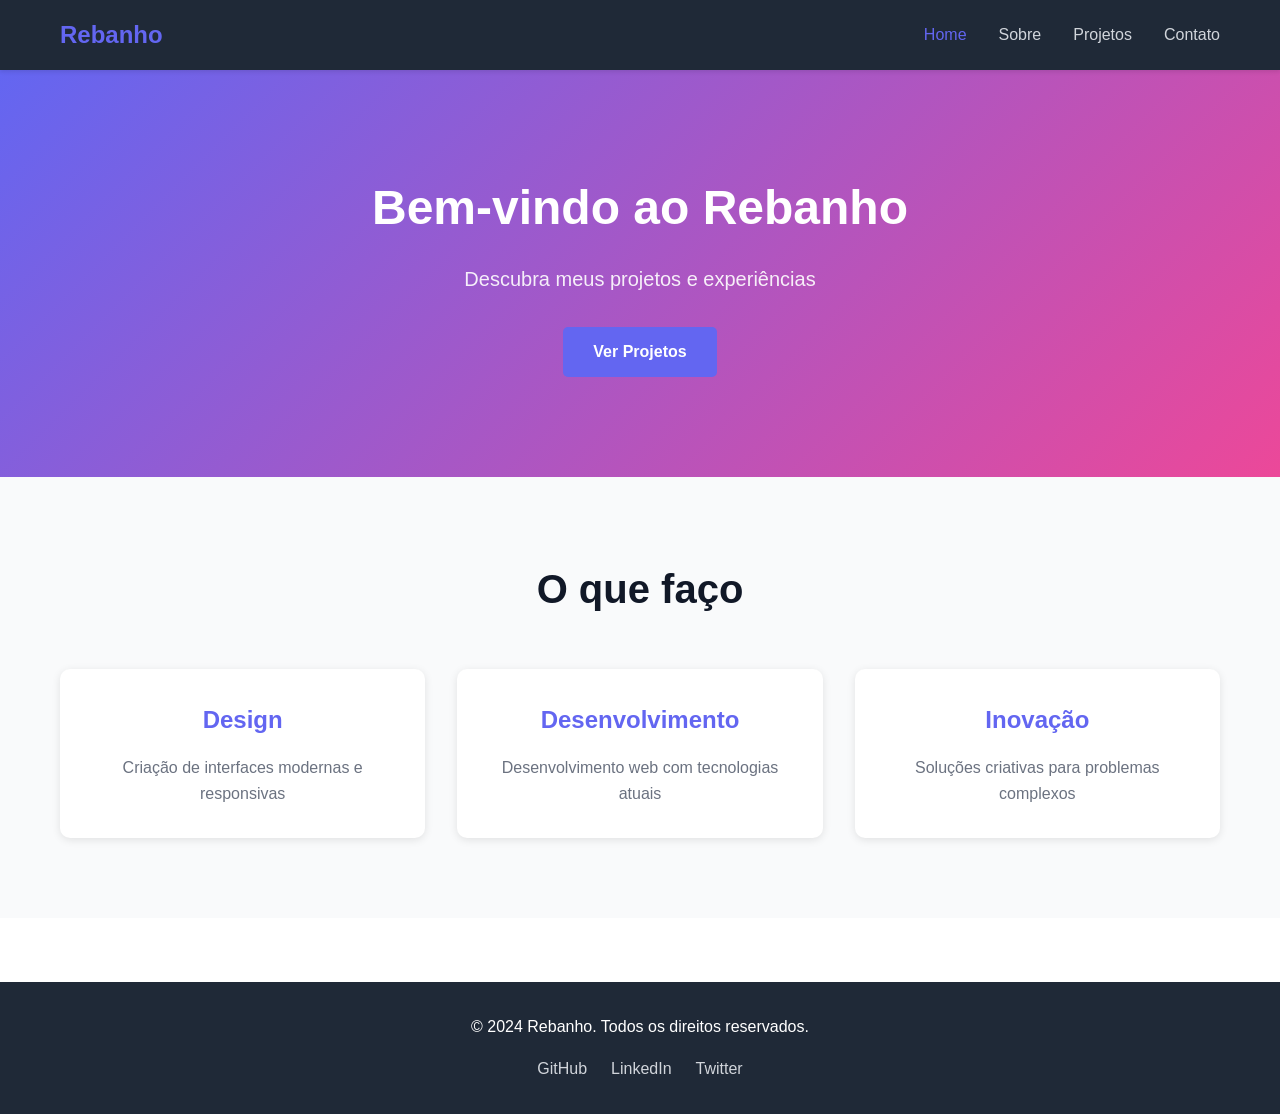
<file: index.html>
<!DOCTYPE html>
<html lang="pt-BR">
<head>
    <meta charset="UTF-8">
    <meta name="viewport" content="width=device-width, initial-scale=1.0">
    <title>Rebanho - Portfólio</title>
    <link rel="stylesheet" href="style.css">
</head>
<body>
    <!-- Navegação -->
    <nav class="navbar">
        <div class="container">
            <div class="logo">Rebanho</div>
            <ul class="nav-links">
                <li><a href="index.html" class="active">Home</a></li>
                <li><a href="sobre.html">Sobre</a></li>
                <li><a href="projetos.html">Projetos</a></li>
                <li><a href="contato.html">Contato</a></li>
            </ul>
            <div class="hamburger">
                <span></span>
                <span></span>
                <span></span>
            </div>
        </div>
    </nav>

    <!-- Hero Section -->
    <section class="hero">
        <div class="container">
            <div class="hero-content">
                <h1>Bem-vindo ao Rebanho</h1>
                <p>Descubra meus projetos e experiências</p>
                <a href="projetos.html" class="btn btn-primary">Ver Projetos</a>
            </div>
        </div>
    </section>

    <!-- Seção de Destaque -->
    <section class="features">
        <div class="container">
            <h2>O que faço</h2>
            <div class="features-grid">
                <div class="feature-card">
                    <h3>Design</h3>
                    <p>Criação de interfaces modernas e responsivas</p>
                </div>
                <div class="feature-card">
                    <h3>Desenvolvimento</h3>
                    <p>Desenvolvimento web com tecnologias atuais</p>
                </div>
                <div class="feature-card">
                    <h3>Inovação</h3>
                    <p>Soluções criativas para problemas complexos</p>
                </div>
            </div>
        </div>
    </section>

    <!-- Footer -->
    <footer class="footer">
        <div class="container">
            <p>&copy; 2024 Rebanho. Todos os direitos reservados.</p>
            <div class="social-links">
                <a href="#" target="_blank">GitHub</a>
                <a href="#" target="_blank">LinkedIn</a>
                <a href="#" target="_blank">Twitter</a>
            </div>
        </div>
    </footer>

    <script src="script.js"></script>
</body>
</html>
</file>
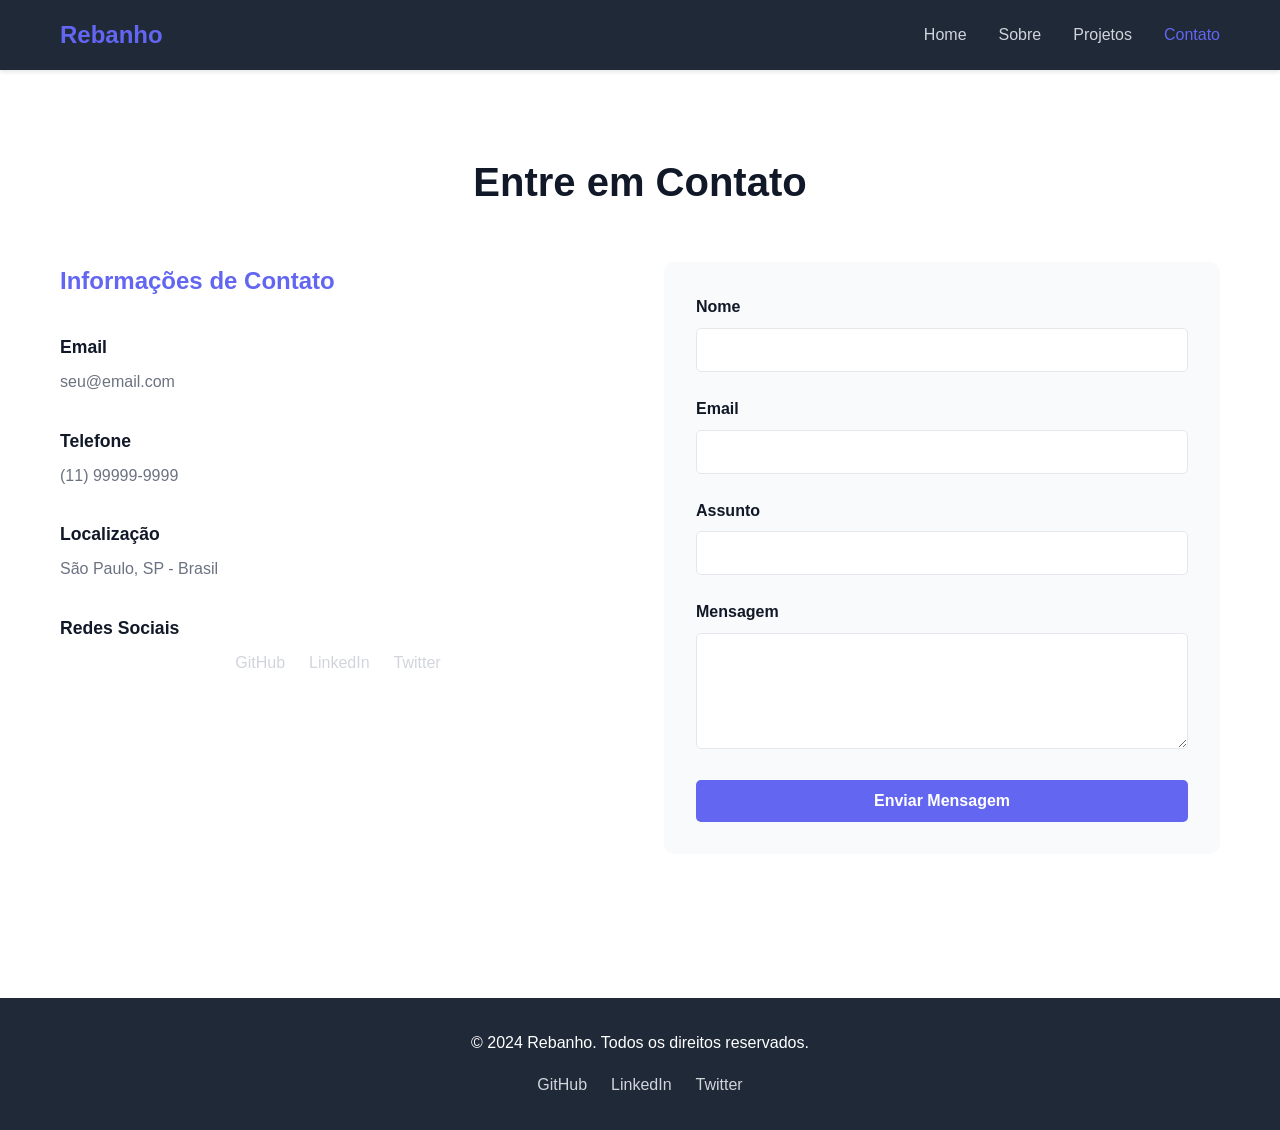
<file: contato.html>
<!DOCTYPE html>
<html lang="pt-BR">
<head>
    <meta charset="UTF-8">
    <meta name="viewport" content="width=device-width, initial-scale=1.0">
    <title>Contato - Rebanho</title>
    <link rel="stylesheet" href="style.css">
</head>
<body>
    <!-- Navegação -->
    <nav class="navbar">
        <div class="container">
            <div class="logo">Rebanho</div>
            <ul class="nav-links">
                <li><a href="index.html">Home</a></li>
                <li><a href="sobre.html">Sobre</a></li>
                <li><a href="projetos.html">Projetos</a></li>
                <li><a href="contato.html" class="active">Contato</a></li>
            </ul>
            <div class="hamburger">
                <span></span>
                <span></span>
                <span></span>
            </div>
        </div>
    </nav>

    <!-- Seção Contato -->
    <section class="contact">
        <div class="container">
            <h1>Entre em Contato</h1>
            <div class="contact-content">
                <div class="contact-info">
                    <h2>Informações de Contato</h2>
                    <div class="info-item">
                        <h3>Email</h3>
                        <p><a href="mailto:seu@email.com">seu@email.com</a></p>
                    </div>
                    <div class="info-item">
                        <h3>Telefone</h3>
                        <p><a href="tel:+5511999999999">(11) 99999-9999</a></p>
                    </div>
                    <div class="info-item">
                        <h3>Localização</h3>
                        <p>São Paulo, SP - Brasil</p>
                    </div>
                    <div class="info-item">
                        <h3>Redes Sociais</h3>
                        <div class="social-links">
                            <a href="#" target="_blank">GitHub</a>
                            <a href="#" target="_blank">LinkedIn</a>
                            <a href="#" target="_blank">Twitter</a>
                        </div>
                    </div>
                </div>

                <form class="contact-form" id="contactForm">
                    <div class="form-group">
                        <label for="name">Nome</label>
                        <input type="text" id="name" name="name" required>
                    </div>

                    <div class="form-group">
                        <label for="email">Email</label>
                        <input type="email" id="email" name="email" required>
                    </div>

                    <div class="form-group">
                        <label for="subject">Assunto</label>
                        <input type="text" id="subject" name="subject" required>
                    </div>

                    <div class="form-group">
                        <label for="message">Mensagem</label>
                        <textarea id="message" name="message" rows="5" required></textarea>
                    </div>

                    <button type="submit" class="btn btn-primary">Enviar Mensagem</button>
                </form>
            </div>
        </div>
    </section>

    <!-- Footer -->
    <footer class="footer">
        <div class="container">
            <p>&copy; 2024 Rebanho. Todos os direitos reservados.</p>
            <div class="social-links">
                <a href="#" target="_blank">GitHub</a>
                <a href="#" target="_blank">LinkedIn</a>
                <a href="#" target="_blank">Twitter</a>
            </div>
        </div>
    </footer>

    <script src="script.js"></script>
</body>
</html>
</file>
<file: style.css>
/* Variáveis de Cores */
:root {
    --primary-color: #6366f1;
    --secondary-color: #ec4899;
    --dark-bg: #1f2937;
    --light-bg: #f9fafb;
    --text-dark: #111827;
    --text-light: #6b7280;
    --border-color: #e5e7eb;
}

/* Reset e Estilos Globais */
* {
    margin: 0;
    padding: 0;
    box-sizing: border-box;
}

html {
    scroll-behavior: smooth;
}

body {
    font-family: 'Segoe UI', Tahoma, Geneva, Verdana, sans-serif;
    line-height: 1.6;
    color: var(--text-dark);
    background-color: #ffffff;
}

.container {
    max-width: 1200px;
    margin: 0 auto;
    padding: 0 20px;
}

/* Navegação */
.navbar {
    background-color: var(--dark-bg);
    color: white;
    padding: 1rem 0;
    position: sticky;
    top: 0;
    z-index: 100;
    box-shadow: 0 2px 4px rgba(0, 0, 0, 0.1);
}

.navbar .container {
    display: flex;
    justify-content: space-between;
    align-items: center;
}

.logo {
    font-size: 1.5rem;
    font-weight: bold;
    color: var(--primary-color);
}

.nav-links {
    display: flex;
    list-style: none;
    gap: 2rem;
}

.nav-links a {
    color: #d1d5db;
    text-decoration: none;
    transition: color 0.3s ease;
}

.nav-links a:hover,
.nav-links a.active {
    color: var(--primary-color);
}

.hamburger {
    display: none;
    flex-direction: column;
    cursor: pointer;
}

.hamburger span {
    width: 25px;
    height: 3px;
    background-color: white;
    margin: 5px 0;
    transition: 0.3s;
    border-radius: 2px;
}

/* Hero Section */
.hero {
    background: linear-gradient(135deg, var(--primary-color), var(--secondary-color));
    color: white;
    padding: 100px 0;
    text-align: center;
}

.hero-content h1 {
    font-size: 3rem;
    margin-bottom: 1rem;
}

.hero-content p {
    font-size: 1.25rem;
    margin-bottom: 2rem;
    opacity: 0.9;
}

/* Botões */
.btn {
    display: inline-block;
    padding: 12px 30px;
    border-radius: 5px;
    text-decoration: none;
    font-weight: 600;
    transition: all 0.3s ease;
    border: none;
    cursor: pointer;
    font-size: 1rem;
}

.btn-primary {
    background-color: var(--primary-color);
    color: white;
}

.btn-primary:hover {
    background-color: #4f46e5;
    transform: translateY(-2px);
    box-shadow: 0 4px 12px rgba(99, 102, 241, 0.4);
}

.btn-secondary {
    background-color: var(--secondary-color);
    color: white;
}

.btn-secondary:hover {
    background-color: #be185d;
    transform: translateY(-2px);
}

/* Features Section */
.features {
    padding: 80px 0;
    background-color: var(--light-bg);
}

.features h2 {
    text-align: center;
    font-size: 2.5rem;
    margin-bottom: 3rem;
    color: var(--text-dark);
}

.features-grid {
    display: grid;
    grid-template-columns: repeat(auto-fit, minmax(300px, 1fr));
    gap: 2rem;
}

.feature-card {
    background: white;
    padding: 2rem;
    border-radius: 10px;
    text-align: center;
    box-shadow: 0 2px 8px rgba(0, 0, 0, 0.1);
    transition: transform 0.3s ease;
}

.feature-card:hover {
    transform: translateY(-5px);
    box-shadow: 0 8px 16px rgba(0, 0, 0, 0.15);
}

.feature-card h3 {
    font-size: 1.5rem;
    margin-bottom: 1rem;
    color: var(--primary-color);
}

.feature-card p {
    color: var(--text-light);
}

/* About Section */
.about {
    padding: 80px 0;
}

.about h1 {
    text-align: center;
    font-size: 2.5rem;
    margin-bottom: 3rem;
}

.about-content {
    display: grid;
    grid-template-columns: 1fr 1fr;
    gap: 3rem;
    align-items: center;
}

.about-text h2 {
    font-size: 2rem;
    margin-bottom: 1.5rem;
    color: var(--primary-color);
}

.about-text p {
    margin-bottom: 1rem;
    color: var(--text-light);
    line-height: 1.8;
}

.about-text h3 {
    font-size: 1.5rem;
    margin-top: 2rem;
    margin-bottom: 1rem;
}

.skills-list {
    list-style: none;
    display: grid;
    grid-template-columns: repeat(2, 1fr);
    gap: 1rem;
}

.skills-list li {
    background-color: var(--light-bg);
    padding: 0.75rem 1rem;
    border-radius: 5px;
    border-left: 4px solid var(--primary-color);
}

.about-image {
    display: flex;
    justify-content: center;
}

.placeholder-image {
    width: 300px;
    height: 300px;
    background: linear-gradient(135deg, var(--primary-color), var(--secondary-color));
    border-radius: 10px;
    display: flex;
    align-items: center;
    justify-content: center;
    color: white;
    font-size: 1.5rem;
    font-weight: bold;
}

/* Projects Section */
.projects {
    padding: 80px 0;
    background-color: var(--light-bg);
}

.projects h1 {
    text-align: center;
    font-size: 2.5rem;
    margin-bottom: 3rem;
}

.projects-grid {
    display: grid;
    grid-template-columns: repeat(auto-fit, minmax(280px, 1fr));
    gap: 2rem;
}

.project-card {
    background: white;
    border-radius: 10px;
    overflow: hidden;
    box-shadow: 0 2px 8px rgba(0, 0, 0, 0.1);
    transition: transform 0.3s ease, box-shadow 0.3s ease;
}

.project-card:hover {
    transform: translateY(-8px);
    box-shadow: 0 8px 20px rgba(0, 0, 0, 0.15);
}

.project-image {
    width: 100%;
    height: 200px;
    background: linear-gradient(135deg, var(--primary-color), var(--secondary-color));
    display: flex;
    align-items: center;
    justify-content: center;
    color: white;
    font-weight: bold;
    font-size: 1.2rem;
}

.project-card h3 {
    font-size: 1.5rem;
    padding: 1.5rem 1.5rem 0;
    color: var(--text-dark);
}

.project-card p {
    padding: 1rem 1.5rem;
    color: var(--text-light);
}

.project-tags {
    padding: 0 1.5rem;
    display: flex;
    flex-wrap: wrap;
    gap: 0.5rem;
}

.tag {
    background-color: var(--light-bg);
    color: var(--primary-color);
    padding: 0.25rem 0.75rem;
    border-radius: 20px;
    font-size: 0.85rem;
    font-weight: 600;
}

.project-card .btn {
    display: block;
    margin: 1.5rem;
    text-align: center;
}

/* Contact Section */
.contact {
    padding: 80px 0;
}

.contact h1 {
    text-align: center;
    font-size: 2.5rem;
    margin-bottom: 3rem;
}

.contact-content {
    display: grid;
    grid-template-columns: 1fr 1fr;
    gap: 3rem;
}

.contact-info h2 {
    font-size: 1.5rem;
    margin-bottom: 2rem;
    color: var(--primary-color);
}

.info-item {
    margin-bottom: 2rem;
}

.info-item h3 {
    font-size: 1.1rem;
    margin-bottom: 0.5rem;
    color: var(--text-dark);
}

.info-item p,
.info-item a {
    color: var(--text-light);
}

.info-item a {
    text-decoration: none;
    transition: color 0.3s ease;
}

.info-item a:hover {
    color: var(--primary-color);
}

/* Contact Form */
.contact-form {
    background-color: var(--light-bg);
    padding: 2rem;
    border-radius: 10px;
}

.form-group {
    margin-bottom: 1.5rem;
}

.form-group label {
    display: block;
    margin-bottom: 0.5rem;
    font-weight: 600;
    color: var(--text-dark);
}

.form-group input,
.form-group textarea {
    width: 100%;
    padding: 0.75rem;
    border: 1px solid var(--border-color);
    border-radius: 5px;
    font-family: inherit;
    font-size: 1rem;
    transition: border-color 0.3s ease;
}

.form-group input:focus,
.form-group textarea:focus {
    outline: none;
    border-color: var(--primary-color);
    box-shadow: 0 0 0 3px rgba(99, 102, 241, 0.1);
}

.contact-form .btn {
    width: 100%;
}

/* Footer */
.footer {
    background-color: var(--dark-bg);
    color: white;
    padding: 2rem 0;
    text-align: center;
    margin-top: 4rem;
}

.footer p {
    margin-bottom: 1rem;
}

.social-links {
    display: flex;
    justify-content: center;
    gap: 1.5rem;
    flex-wrap: wrap;
}

.social-links a {
    color: #d1d5db;
    text-decoration: none;
    transition: color 0.3s ease;
}

.social-links a:hover {
    color: var(--primary-color);
}

/* Responsivo */
@media (max-width: 768px) {
    .hamburger {
        display: flex;
    }

    .nav-links {
        position: absolute;
        top: 70px;
        left: -100%;
        flex-direction: column;
        background-color: var(--dark-bg);
        width: 100%;
        text-align: center;
        transition: 0.3s;
        gap: 0;
    }

    .nav-links.active {
        left: 0;
    }

    .nav-links li {
        padding: 1rem 0;
    }

    .hero-content h1 {
        font-size: 2rem;
    }

    .hero-content p {
        font-size: 1rem;
    }

    .features h2,
    .about h1,
    .projects h1,
    .contact h1 {
        font-size: 1.8rem;
    }

    .about-content,
    .contact-content {
        grid-template-columns: 1fr;
    }

    .placeholder-image {
        width: 200px;
        height: 200px;
    }

    .skills-list {
        grid-template-columns: 1fr;
    }

    .hero {
        padding: 50px 0;
    }

    .features,
    .about,
    .projects,
    .contact {
        padding: 40px 0;
    }
}

@media (max-width: 480px) {
    .hero-content h1 {
        font-size: 1.5rem;
    }

    .features h2,
    .about h1,
    .projects h1,
    .contact h1 {
        font-size: 1.5rem;
    }

    .features-grid {
        grid-template-columns: 1fr;
    }

    .nav-links {
        gap: 0;
    }

    .social-links {
        gap: 1rem;
    }
}
</file>
